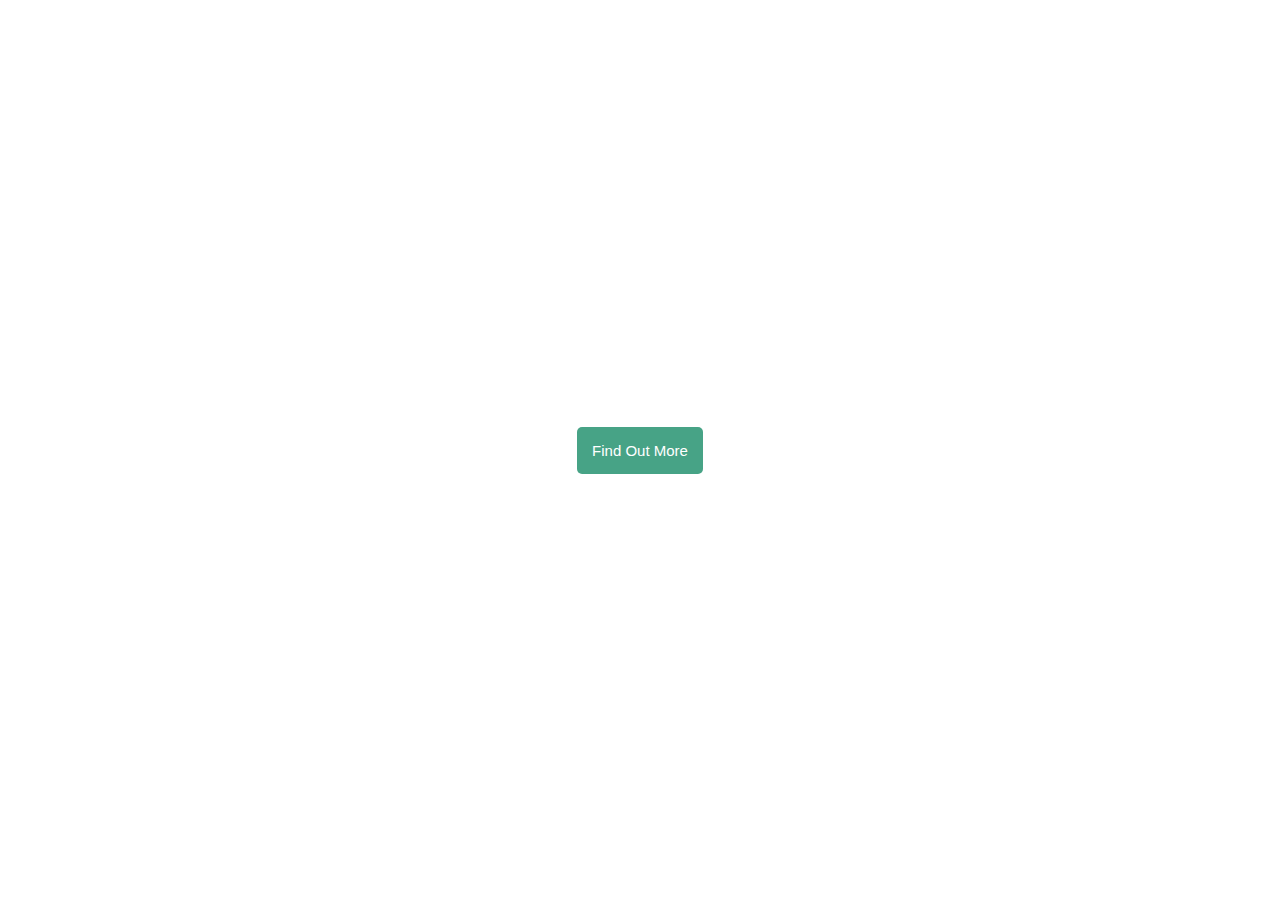
<file: Project  01  - Modal/index.html>
<!DOCTYPE html>
<html lang="en">
  <head>
    <meta charset="UTF-8" />
    <meta name="viewport" content="width=device-width, initial-scale=1.0" />
    <link rel="stylesheet" href="style.css" />
    <title>Modal Project</title>
  </head>
  <body>
    <button class="open">Find Out More</button>
    <section class="modal-container">
      <div class="modal">
        <h1>Tigers</h1>
        <p>
          Lorem ipsum dolor sit amet consectetur adipisicing elit. Quibusdam
          perspiciatis assumenda earum cum odio tempora consectetur in porro
          mollitia unde aperiam accusantium praesentium minima, recusandae
          magnam odit nostrum. Natus, sequi?
        </p>
        <button class="modal-btn">Close</button>
      </div>
    </section>
    <script src="app.js"></script>
  </body>
</html>
</file>
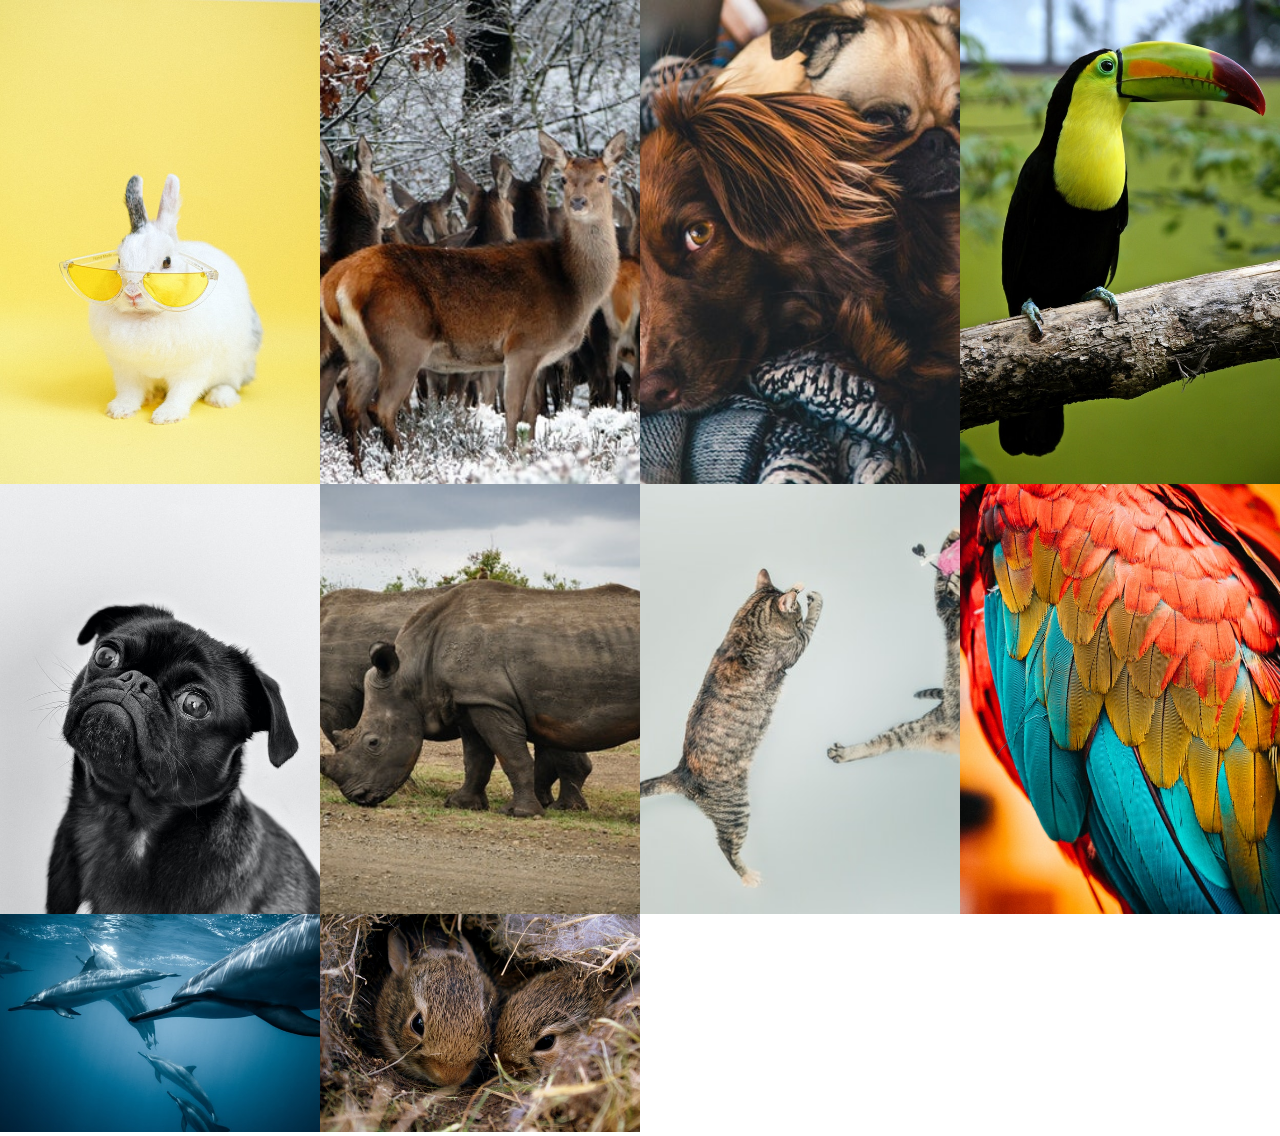
<file: Project  02 - Image Gallery Pop up/index.html>
<!DOCTYPE html>
<html lang="en">
  <head>
    <meta charset="UTF-8" />
    <meta name="viewport" content="width=device-width, initial-scale=1.0" />
    <link rel="stylesheet" href="style.css" />
    <title>Image Gallery Pop up Project</title>
  </head>
  <body>
    <section class="gallery">
      <div class="img-container">
        <img src="imgs/small/pexels-anna-shvets-4588065.jpg" alt="1" />
      </div>
      <div class="img-container">
        <img src="imgs/small/pexels-anthony-139639.jpg" alt="2" />
      </div>
      <div class="img-container">
        <img src="imgs/small/pexels-burst-374825.jpg" alt="3" />
      </div>
      <div class="img-container">
        <img src="imgs/small/pexels-carlos-spitzer-17811.jpg" alt="4" />
      </div>
      <div class="img-container">
        <img src="imgs/small/pexels-charles-1851164.jpg" alt="5" />
      </div>
      <div class="img-container">
        <img src="imgs/small/pexels-frans-van-heerden-631292.jpg" alt="6" />
      </div>
      <div class="img-container">
        <img src="imgs/small/pexels-gratisography-4602.jpg" alt="7" />
      </div>
      <div class="img-container">
        <img src="imgs/small/pexels-jan-kopřiva-3614358.jpg" alt="8" />
      </div>
      <div class="img-container">
        <img src="imgs/small/pexels-jeremy-bishop-2422915.jpg" alt="9" />
      </div>
      <div class="img-container">
        <img src="imgs/small/pexels-jim-long-949859.jpg" alt="10" />
      </div>
    </section>

    <div class="modal">
      <img src="imgs/full/1.jpg" alt="" class="full-img" />
    </div>

    <script src="app.js"></script>
  </body>
</html>
</file>
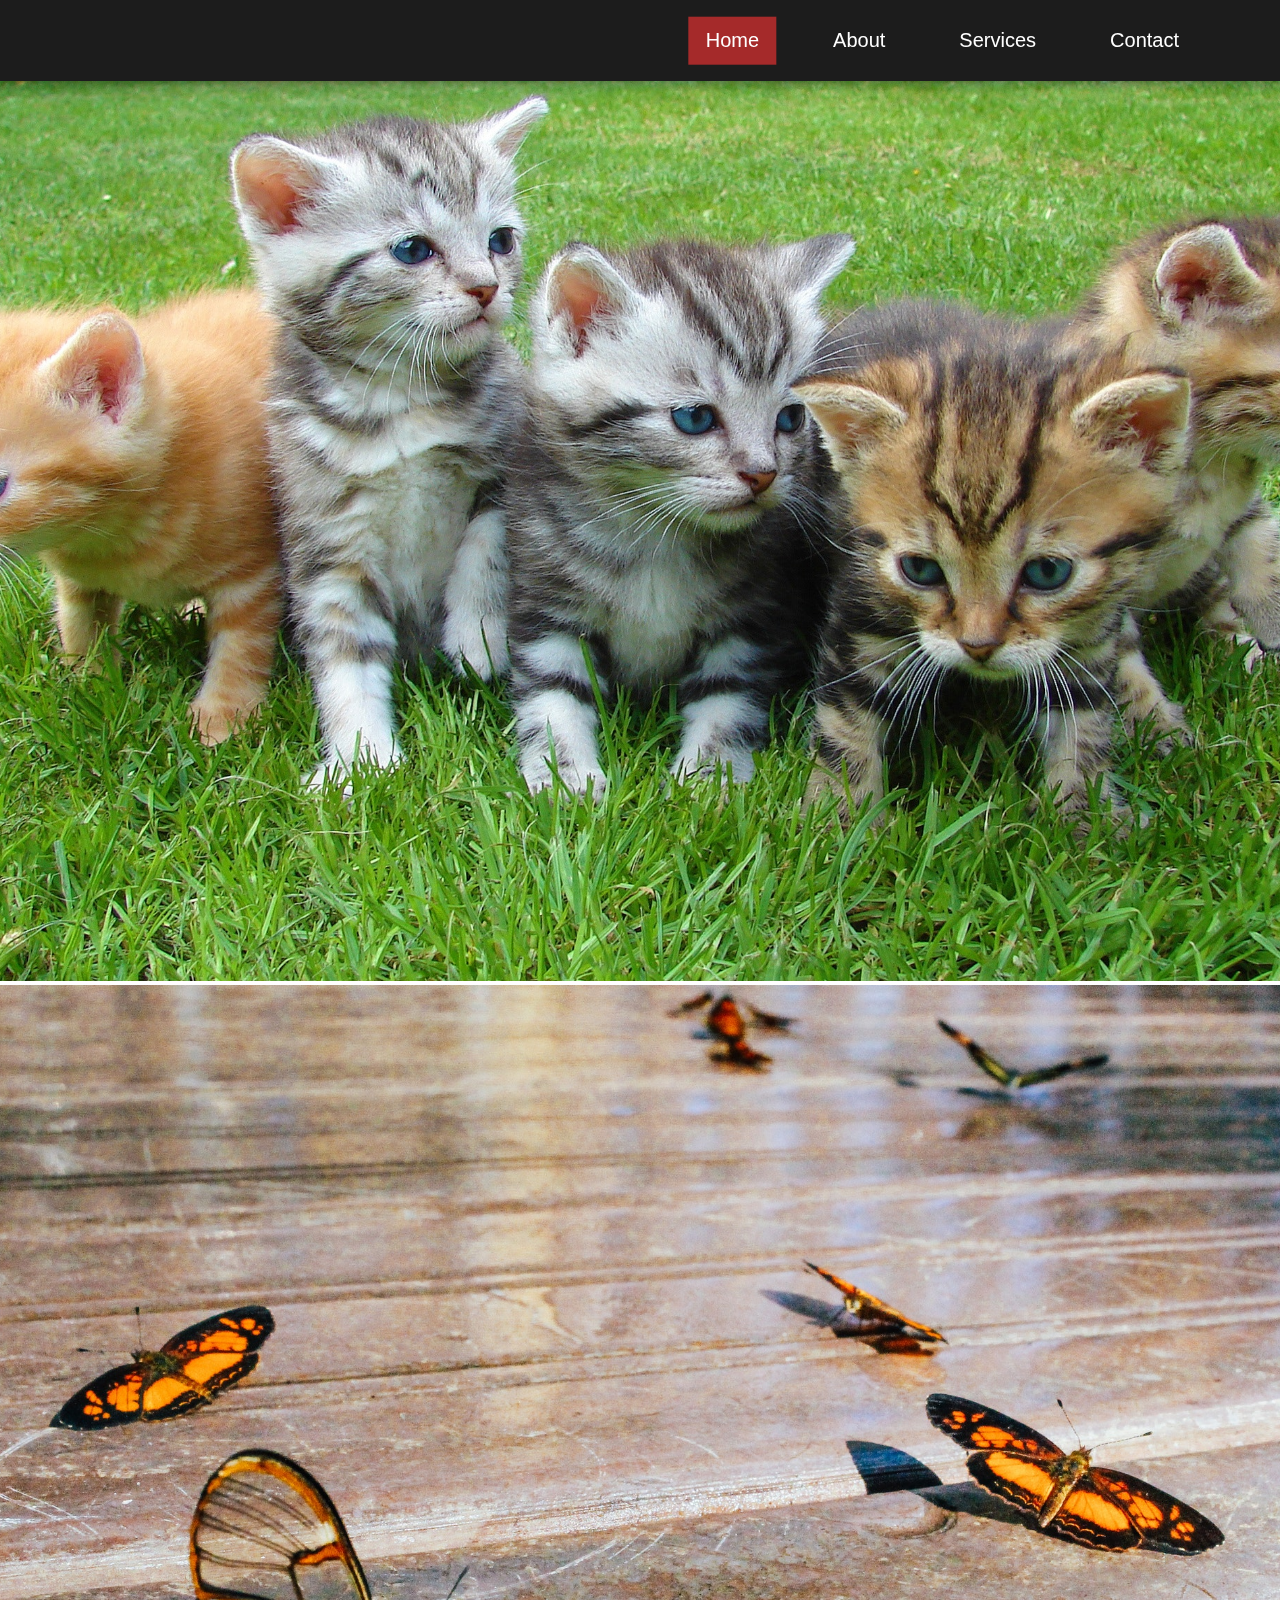
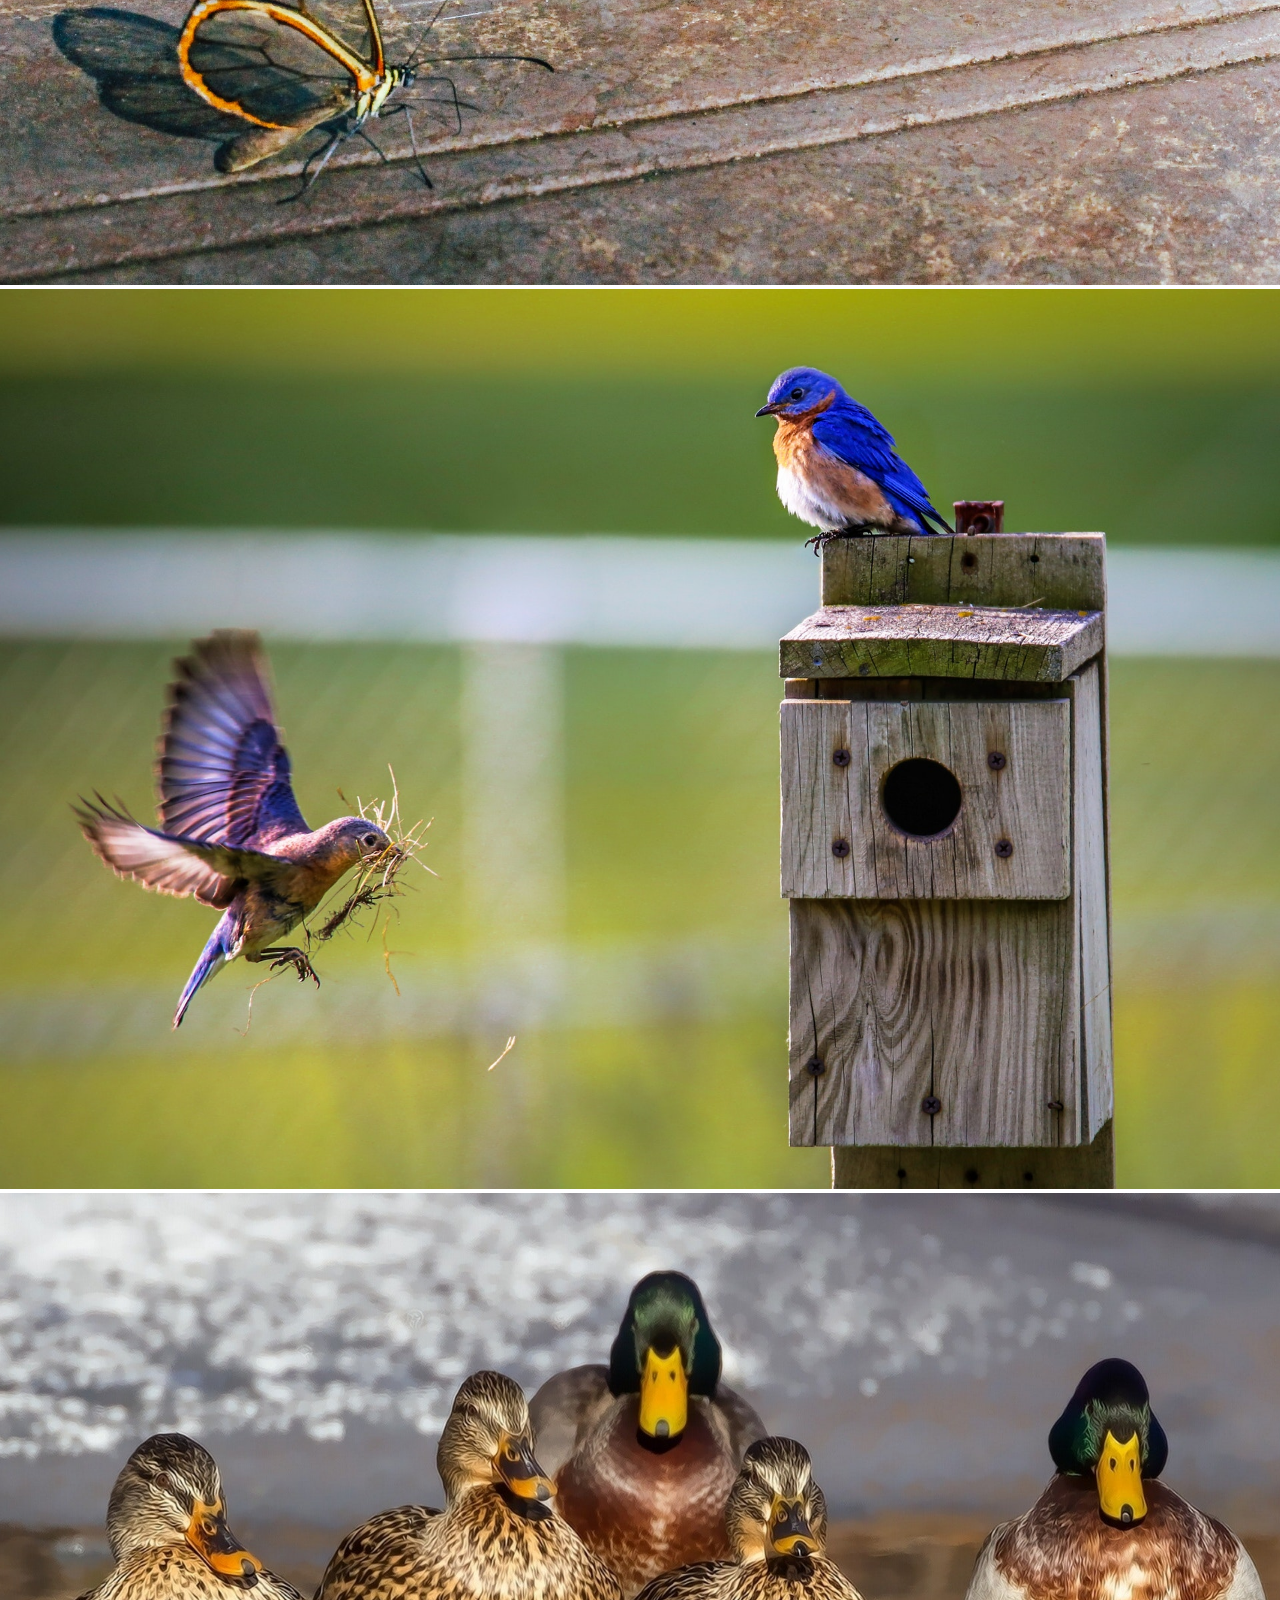
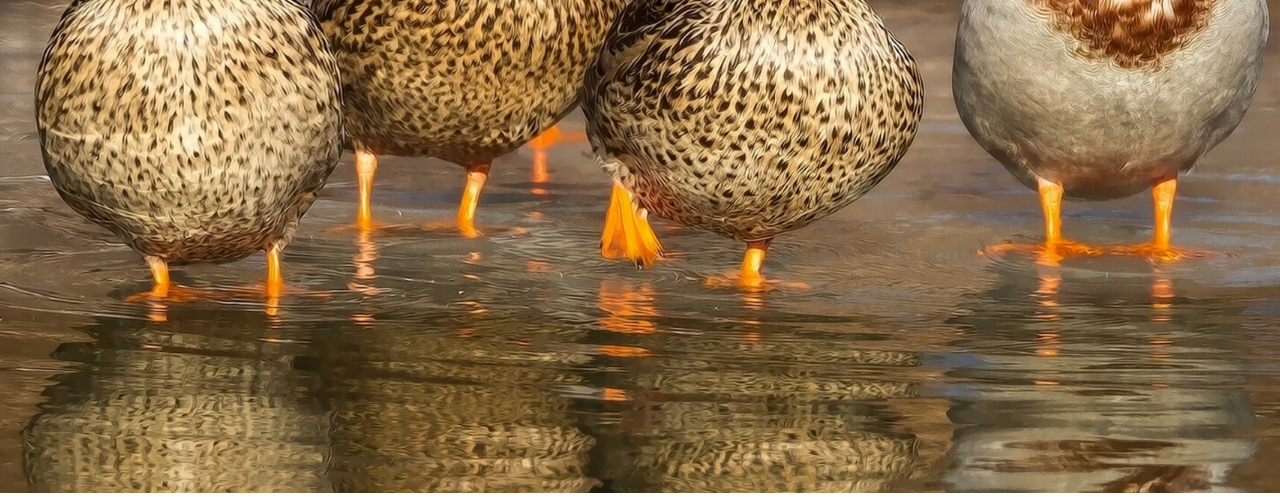
<file: Project 03 - Navbar Effect/index.html>
<!DOCTYPE html>
<html lang="en">
  <head>
    <meta charset="UTF-8" />
    <meta name="viewport" content="width=device-width, initial-scale=1.0" />
    <link rel="stylesheet" href="style.css" />
    <title>Navbar Effect Project</title>
  </head>
  <body>
    <header>
      <nav>
        <ul>
          <li><a data-page="home" href="#">Home</a></li>
          <li><a data-page="about" href="#">About</a></li>
          <li><a data-page="services" href="#">Services</a></li>
          <li><a data-page="contact" href="#">Contact</a></li>
        </ul>
      </nav>
    </header>

    <main>
      <section data-index="0" class="home">
        <img src="img/1.jpg" alt="" />
      </section>

      <section data-index="1" class="about">
        <img src="img/2.jpg" alt="" />
      </section>

      <section data-index="2" class="services">
        <img src="img/3.jpg" alt="" />
      </section>

      <section data-index="3" class="contact">
        <img src="img/4.jpg" alt="" />
      </section>
    </main>
    <script src="app.js"></script>
  </body>
</html>
</file>
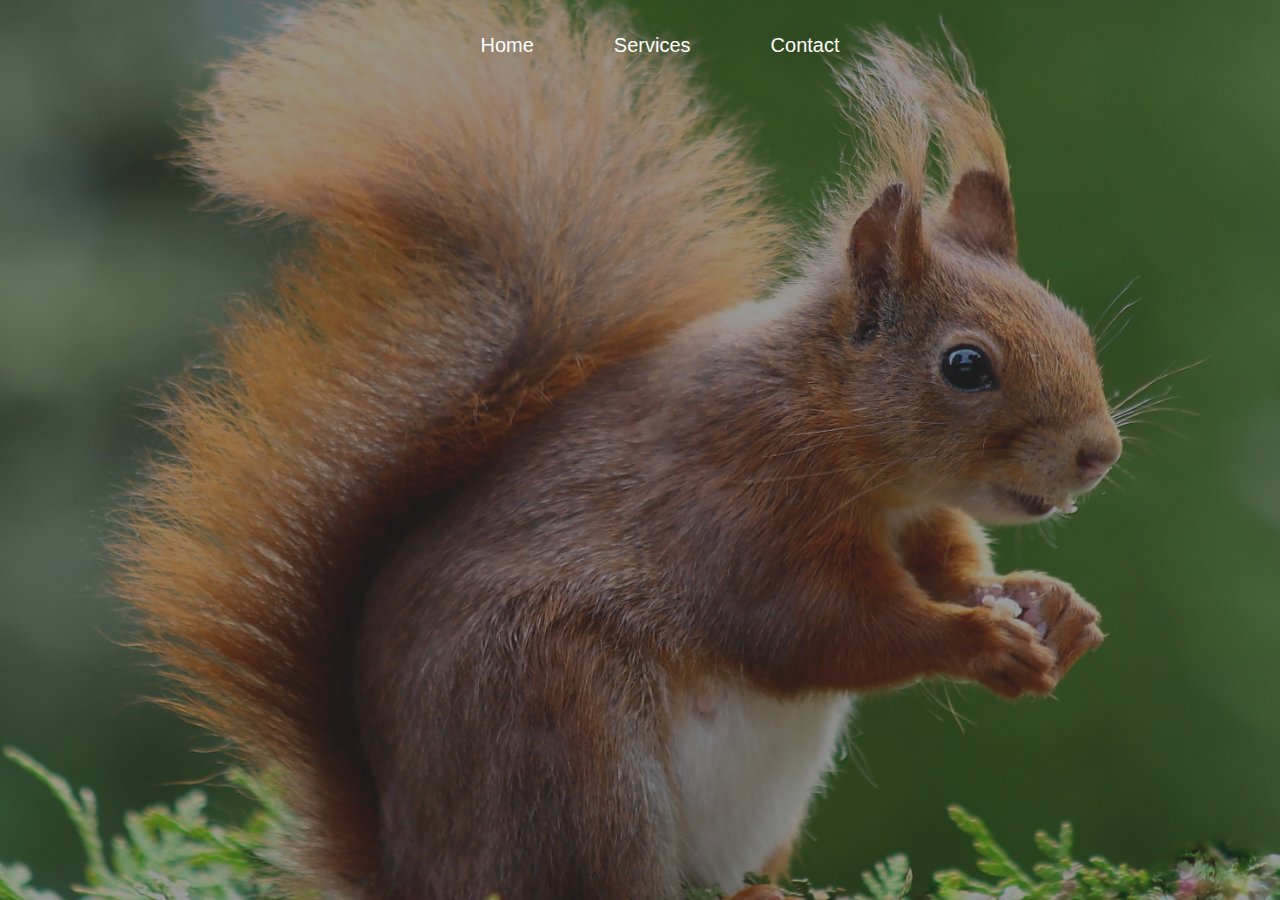
<file: Project 04 - Cursor Effect/index.html>
<!DOCTYPE html>
<html lang="en">
  <head>
    <meta charset="UTF-8" />
    <meta name="viewport" content="width=device-width, initial-scale=1.0" />
    <link rel="stylesheet" href="style.css" />
    <title>Cursor Effect Project</title>
  </head>
  <body>
    <div class="cursor"></div>
    <nav>
      <ul class="nav-links">
        <li>Home</li>
        <li>Services</li>
        <li>Contact</li>
      </ul>
    </nav>
    <script src="app.js"></script>
  </body>
</html>
</file>
<file: Project  01  - Modal/style.css>
* {
  margin: 0;
  padding: 0;
  box-sizing: border-box;
}

body {
  font-family: Arial, Helvetica, sans-serif;
  line-height: 1.8;
  min-height: 100vh;
  width: 100%;
  display: flex;
  justify-content: center;
  align-items: center;
}

.open,
.modal-btn {
  border: none;
  background: #47a386;
  padding: 15px;
  color: white;
  font-size: 15px;
  outline: none;
  cursor: pointer;
  border-radius: 5px;
}

.modal-container {
  position: fixed;
  top: 0;
  left: 0;
  background-color: rgba(0, 0, 0, 0.35);
  height: 100vh;
  width: 100vw;
  display: flex;
  align-items: center;
  justify-content: center;
  opacity: 0;
  pointer-events: none;
  transition: all 0.2s ease-in-out;
}

.modal {
  background-color: white;
  border-radius: 6px;
  box-shadow: 0 2px 4px rgba(0, 0, 0, 0.25);
  padding: 30px 50px;
  width: 500px;
}

.modal h1,
.modal p {
  margin-bottom: 17px;
}

.show {
  opacity: 1;
  pointer-events: auto;
}
</file>
<file: Project  02 - Image Gallery Pop up/style.css>
* {
  margin: 0;
  padding: 0;
  box-sizing: border-box;
}

.gallery {
  display: grid;
  grid-template-columns: repeat(auto-fit, minmax(300px, 1fr));
}

.img-container img {
  width: 100%;
  height: 100%;
  object-fit: cover;
  cursor: pointer;
}

.modal {
  background-color: rgba(53, 194, 18, 0.384);
  position: fixed;
  top: 0;
  left: 0;
  height: 100%;
  width: 100%;
  opacity: 0;
  pointer-events: none;
  transition: all 0.3s ease-in-out;
}

.full-img {
  position: absolute;
  height: 85%;
  top: 50%;
  left: 50%;
  transform: translate(-50%, -50%) scale(0.5);
  transition: all 0.3s ease-in-out;
}

.full-img.open {
  transform: translate(-50%, -50%) scale(1);
}

.modal.open {
  opacity: 1;
  pointer-events: all;
}

@media screen and (max-width:600px) {
 .full-img {
  width: 100%;
  height: 60%;
 } 
}
</file>
<file: Project 03 - Navbar Effect/style.css>
* {
  margin: 0;
  padding: 0;
  box-sizing: border-box;
}

body {
  font-family: "Trebuchet MS", "Lucida Sans Unicode", "Lucida Grande",
    "Lucida Sans", Arial, sans-serif;
}

header {
  position: sticky;
  top: 0px;
  box-shadow: 0px 3px 10px rgba(0, 0, 0, 0.3);
  background-color: rgba(0, 0, 0, 0.89);
}

nav {
  margin: auto;
  width: 90%;
  min-height: 9vh;
  line-height: 9vh;
}

nav ul {
  flex: 1;
  font-size: 20px;
}

nav ul {
  display: flex;
  justify-content: flex-end;
  align-items: center;
}

ul li {
  margin: 0 20px;
  list-style: none;
  position: relative;
}

nav a {
  color: white;
  text-decoration: none;
  padding: 10px 17px;
}

nav li.active::after {
  content: "";
  position: absolute;
  top: 50%;
  left: 50%;
  transform: translate(-50%, -50%);
  width: 100%;
  height: 60%;
  background-color: brown;
  z-index: -10;
}
section {
  min-height: 100vh;
}

section img {
  height: 100vh;
  width: 100%;
  object-fit: cover;
}
</file>
<file: Project 04 - Cursor Effect/style.css>
* {
  margin: 0;
  padding: 0;
  box-sizing: border-box;
}

body {
  font-family: Arial, Helvetica, sans-serif;
  background: linear-gradient(rgba(51, 51, 51, 0.5), hsla(0, 0%, 20%, 0.5)),
    url("img/1.jpg");
  background-size: cover;
  background-position: center;
  height: 100vh;
  width: 100%;
  color: #fff;
  line-height: 1.8;
  cursor: none;
  overflow: hidden;
}

.cursor {
  width: 3rem;
  height: 3rem;
  border: solid 1px white;
  border-radius: 50%;
  position: absolute;
  transform: translate(-50%, -50%);
  pointer-events: none;
  transition-duration: 0.3s;
  transition-timing-function: ease-in-out;
  transition-property: transform, background;
  transform-origin: 100% 100%;
  z-index: -1;
  backdrop-filter: sepia(100%);
  display: none;
}

nav {
  display: flex;
  justify-content: center;
  align-items: center;
  width: 90%;
  min-height: 10vh;
  margin: auto;
}

.nav-links {
  display: flex;
  list-style-type: none;
}

.nav-links li {
  margin-left: 40px;
  font-size: 20px;
  padding: 20px;
  transition: all 0.3s ease-in-out;
}

.link-grow {
  transform: scale(2);
  background-color: rgba(255, 255, 255, 0.356);
}

.hovered-link {
  color: black;
}
</file>
